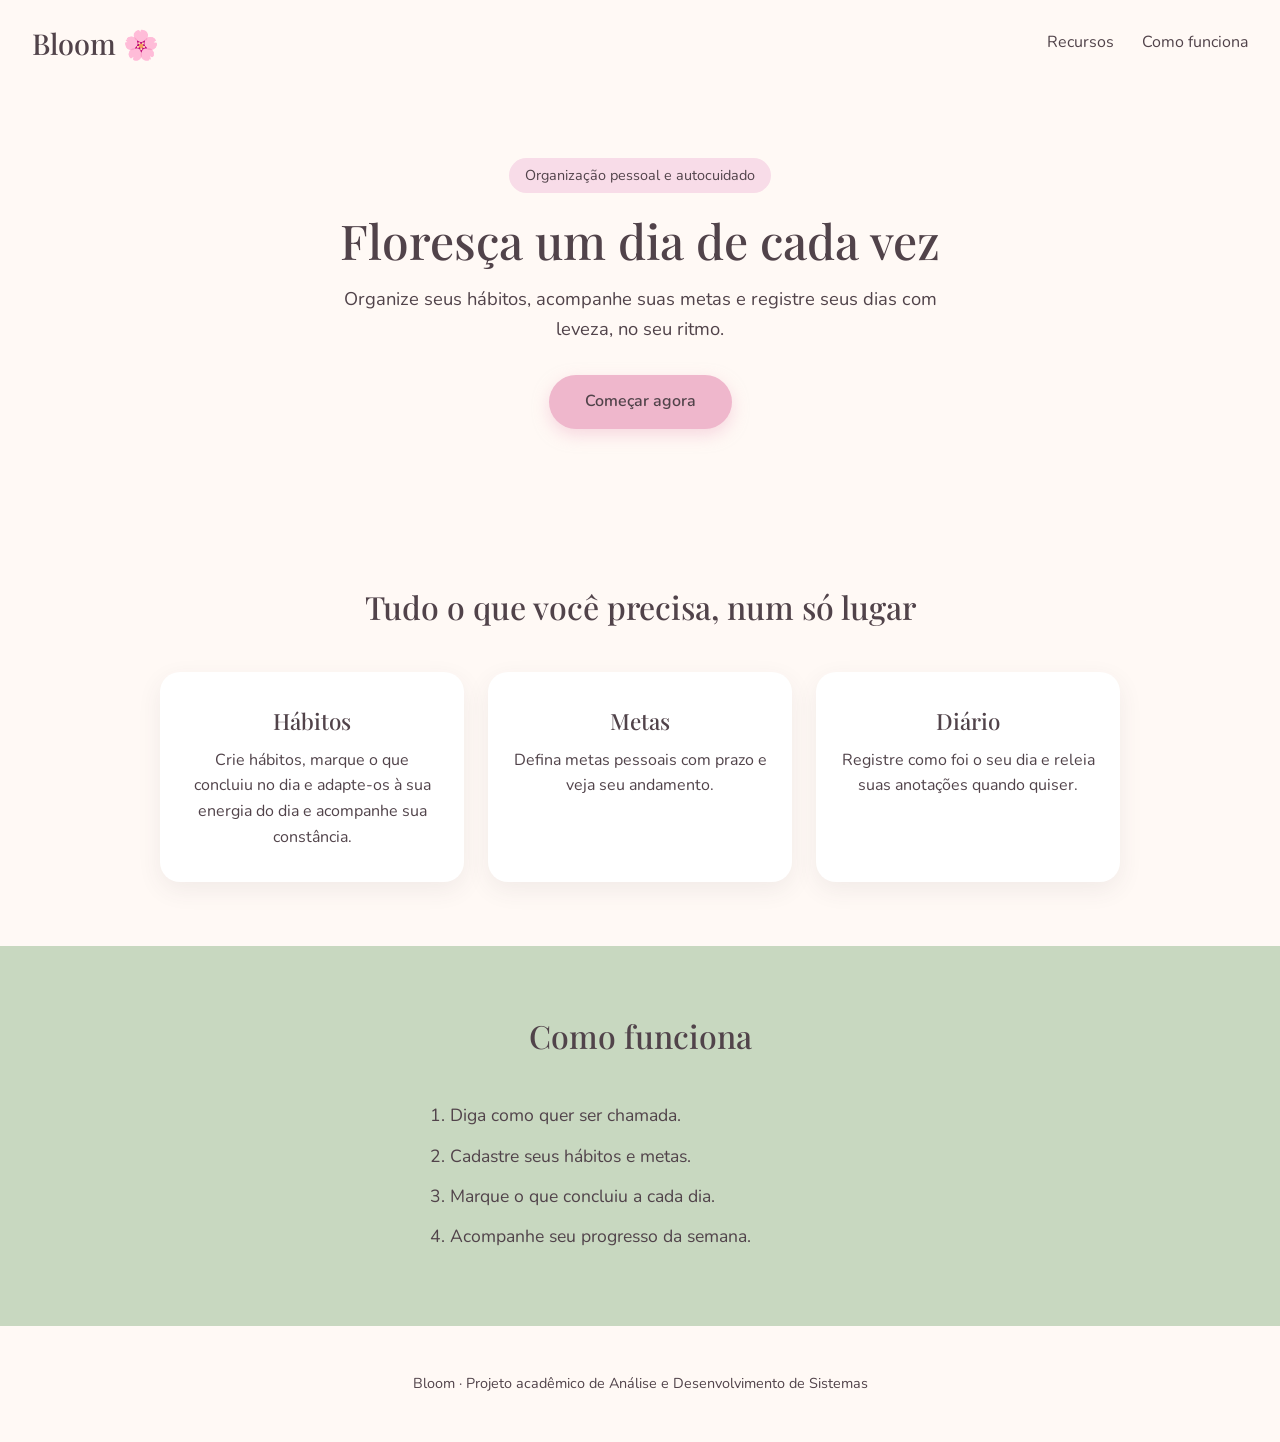
<file: index.html>
<!DOCTYPE html>
<html lang="pt-BR">
<head>
  <meta charset="UTF-8">
  <meta name="viewport" content="width=device-width, initial-scale=1.0">
  <title>Bloom - Floresça um dia de cada vez</title>
  <link rel="preconnect" href="https://fonts.googleapis.com">
  <link href="https://fonts.googleapis.com/css2?family=Playfair+Display:wght@500;600&family=Nunito:wght@400;600&display=swap" rel="stylesheet">
  <link rel="stylesheet" href="css/style.css">
</head>
<body>

  <header class="topo">
    <span class="logo">Bloom 🌸</span>
    <nav class="menu">
      <a href="#recursos">Recursos</a>
      <a href="#como-funciona">Como funciona</a>
    </nav>
  </header>

  <main>
    <section class="hero">
      <p class="hero-etiqueta">Organização pessoal e autocuidado</p>
      <h1>Floresça um dia de cada vez</h1>
      <p class="hero-texto">
        Organize seus hábitos, acompanhe suas metas e registre seus dias
        com leveza, no seu ritmo.
      </p>
      <a class="botao" href="pages/meu-dia.html">Começar agora</a>
    </section>

    <section class="secao" id="recursos">
      <h2>Tudo o que você precisa, num só lugar</h2>
      <div class="cartoes">
        <article class="cartao">
          <h3>Hábitos</h3>
          <p>Crie hábitos, marque o que concluiu no dia e adapte-os à sua energia do dia e acompanhe sua constância.</p>
        </article>
        <article class="cartao">
          <h3>Metas</h3>
          <p>Defina metas pessoais com prazo e veja seu andamento.</p>
        </article>
        <article class="cartao">
          <h3>Diário</h3>
          <p>Registre como foi o seu dia e releia suas anotações quando quiser.</p>
        </article>
      </div>
    </section>

    <section class="secao secao-sage" id="como-funciona">
      <h2>Como funciona</h2>
      <ol class="passos">
        <li>Diga como quer ser chamada.</li>
        <li>Cadastre seus hábitos e metas.</li>
        <li>Marque o que concluiu a cada dia.</li>
        <li>Acompanhe seu progresso da semana.</li>
      </ol>
    </section>
  </main>

  <footer class="rodape">
    <p>Bloom · Projeto acadêmico de Análise e Desenvolvimento de Sistemas</p>
  </footer>

</body>
</html>
</file>
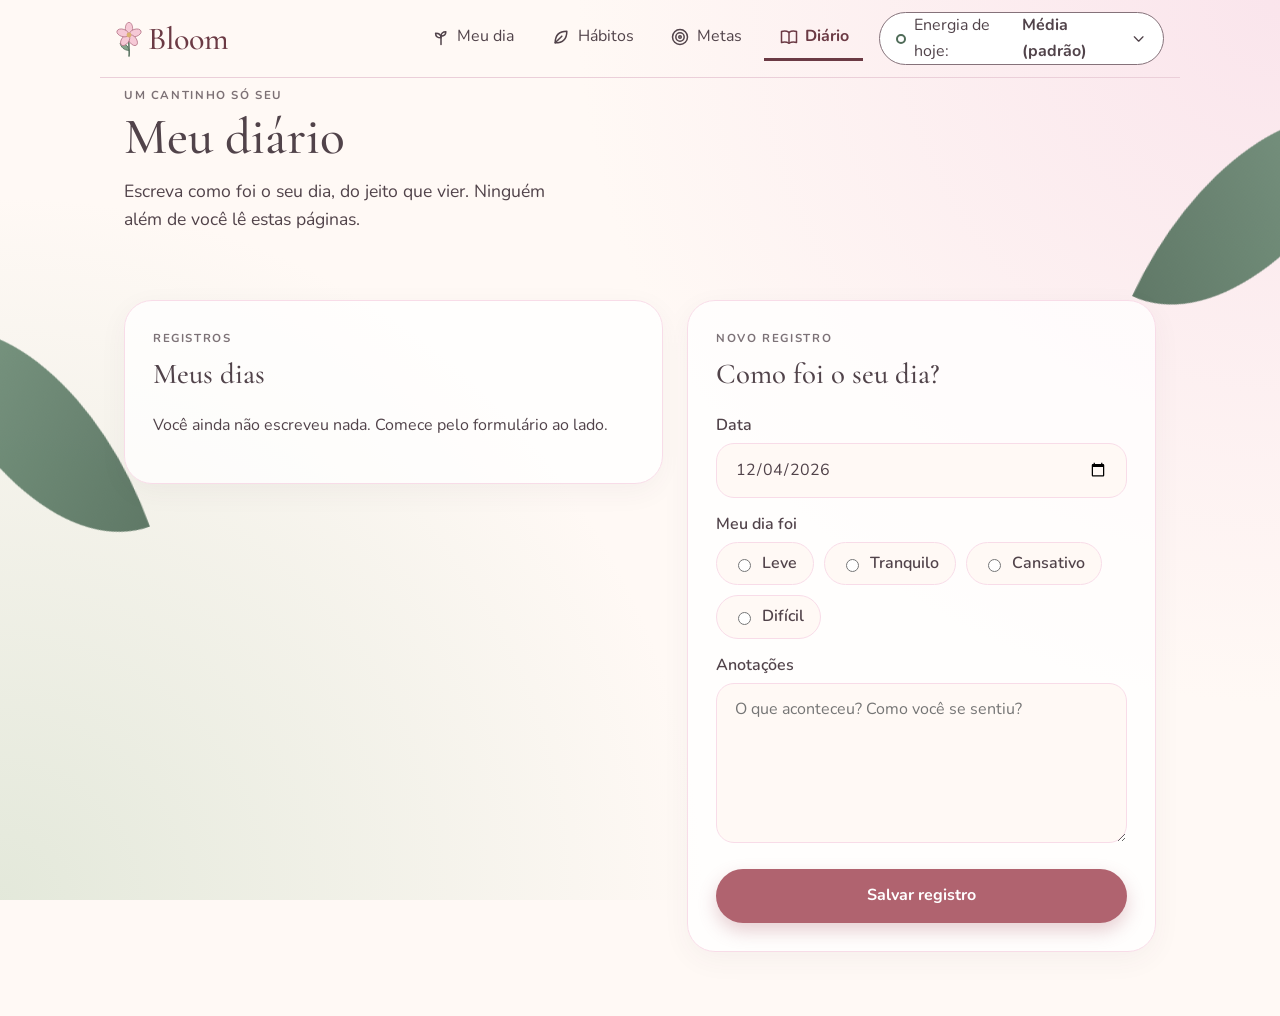
<file: pages/diario.html>
<!DOCTYPE html>
<html lang="pt-BR">
<head>
  <meta charset="UTF-8">
  <meta name="viewport" content="width=device-width, initial-scale=1.0">
  <title>Diário - Bloom</title>
  <link rel="preconnect" href="https://fonts.googleapis.com">
  <link rel="preconnect" href="https://fonts.gstatic.com" crossorigin>
  <link href="https://fonts.googleapis.com/css2?family=Cormorant+Garamond:ital,wght@0,500;0,600;1,500&family=Nunito:wght@400;600;700&display=swap" rel="stylesheet">
  <link rel="stylesheet" href="../css/style.css">
  <link rel="stylesheet" href="../css/app.css">
  <link rel="stylesheet" href="../css/tokens.css">
  <link rel="stylesheet" href="../css/cabecalho.css">
</head>
<body class="pagina-app">
  <header id="cabecalho" data-pagina="diario" data-raiz=".."></header>

  <main class="app">
    <section class="saudacao-bloco">
      <div>
        <p class="rotulo">Um cantinho só seu</p>
        <h1>Meu diário</h1>
        <p class="saudacao-texto">Escreva como foi o seu dia, do jeito que vier. Ninguém além de você lê estas páginas.</p>
      </div>
    </section>

    <p id="mensagem" class="mensagem" role="status"></p>

    <div class="painel">
      <div class="coluna">
        <section class="cartao-app">
          <p class="rotulo">Registros</p>
          <h2>Meus dias</h2>
          <p id="lista-vazia">Você ainda não escreveu nada. Comece pelo formulário ao lado.</p>
          <ul id="lista-diario" class="lista-habitos"></ul>
        </section>
      </div>

      <div class="coluna">
        <form id="form-diario" class="cartao-app">
          <p class="rotulo" id="rotulo-form">Novo registro</p>
          <h2 id="titulo-form">Como foi o seu dia?</h2>
          <label for="campo-data">Data</label>
          <input id="campo-data" type="date">
          <label id="rotulo-humor">Meu dia foi</label>
          <div id="humores" class="humores" role="radiogroup" aria-labelledby="rotulo-humor"></div>
          <label for="campo-texto">Anotações</label>
          <textarea id="campo-texto" class="campo-grande" maxlength="1000" placeholder="O que aconteceu? Como você se sentiu?"></textarea>
          <button id="botao-salvar" class="botao" type="submit">Salvar registro</button>
          <button id="botao-cancelar" class="botao botao-secundario" type="button" hidden>Cancelar edição</button>
        </form>
      </div>
    </div>
  </main>

  <script src="../js/storage.js"></script>
  <script src="../js/dados.js"></script>
  <script src="../js/textos.js"></script>
  <script src="../js/svg.js"></script>
  <script src="../js/cabecalho.js"></script>
  <script src="../js/interface.js"></script>
  <script src="../js/diario.js"></script>
</body>
</html>
</file>
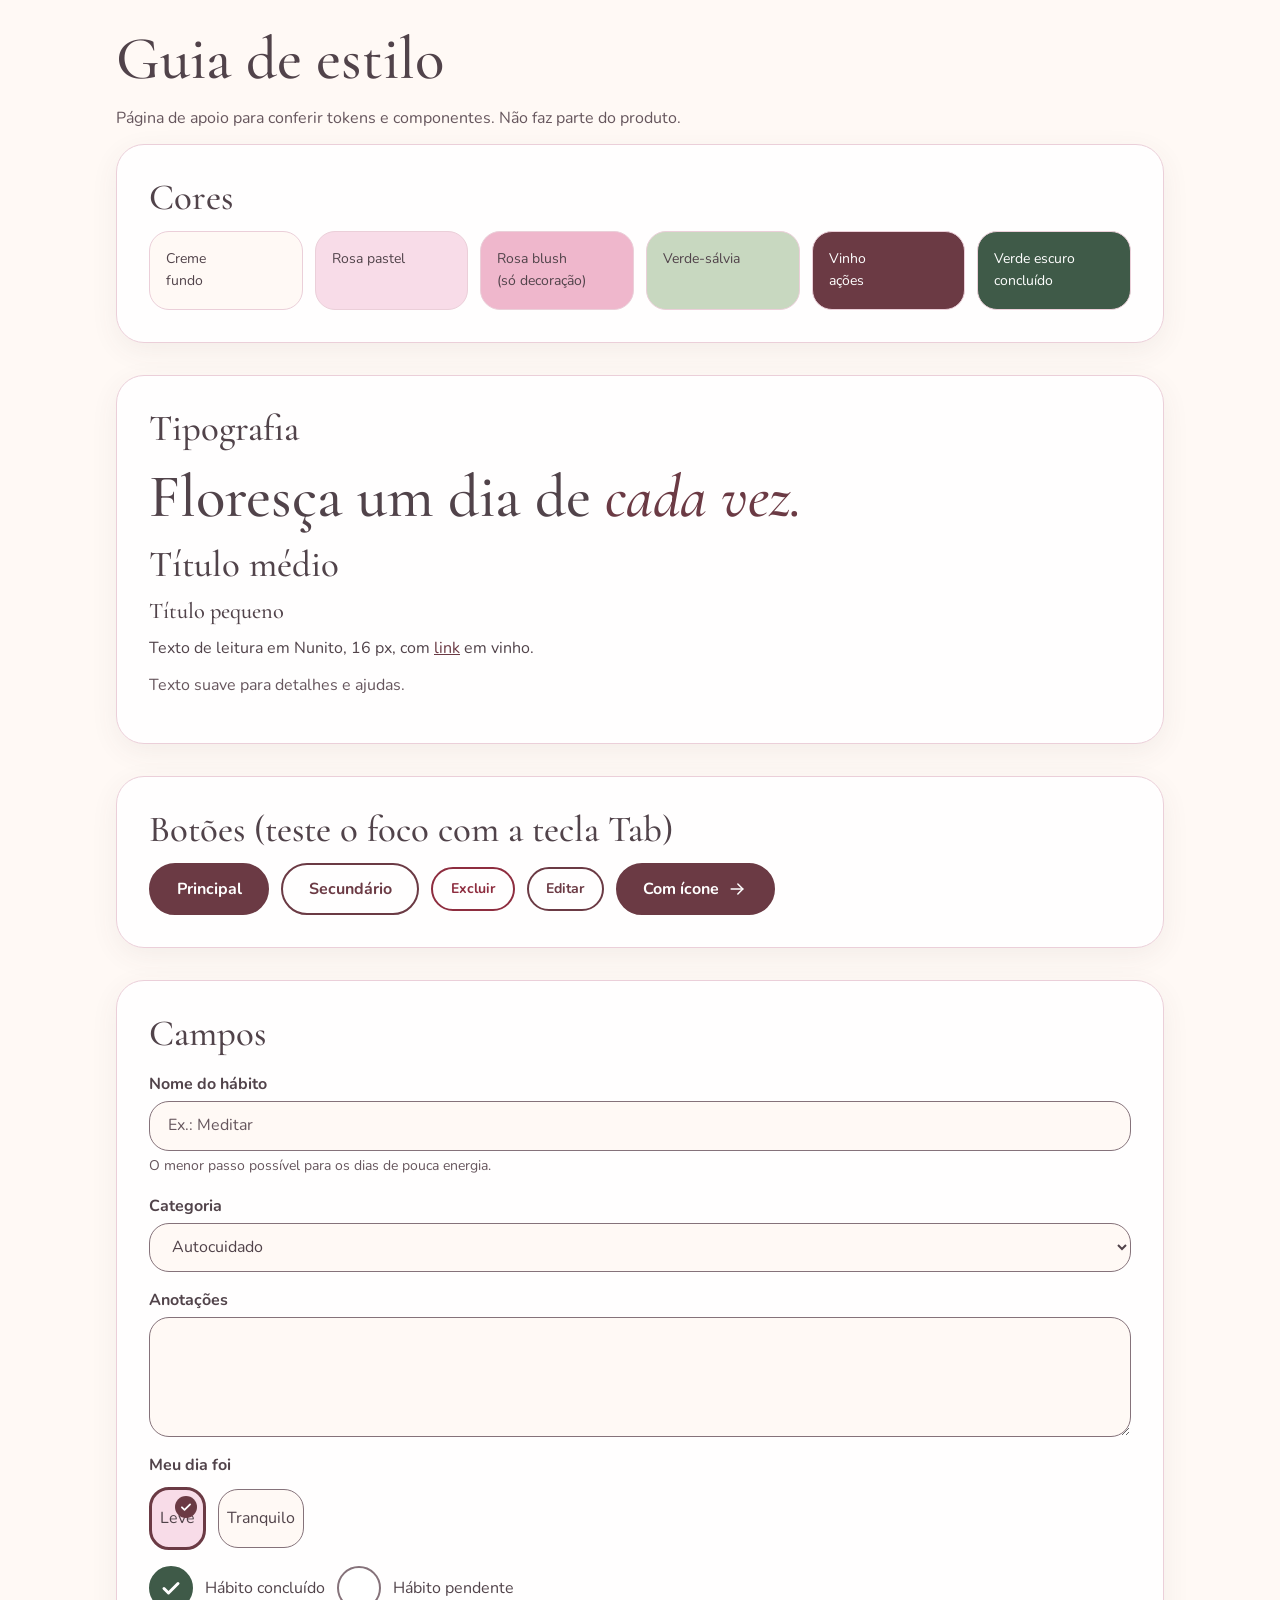
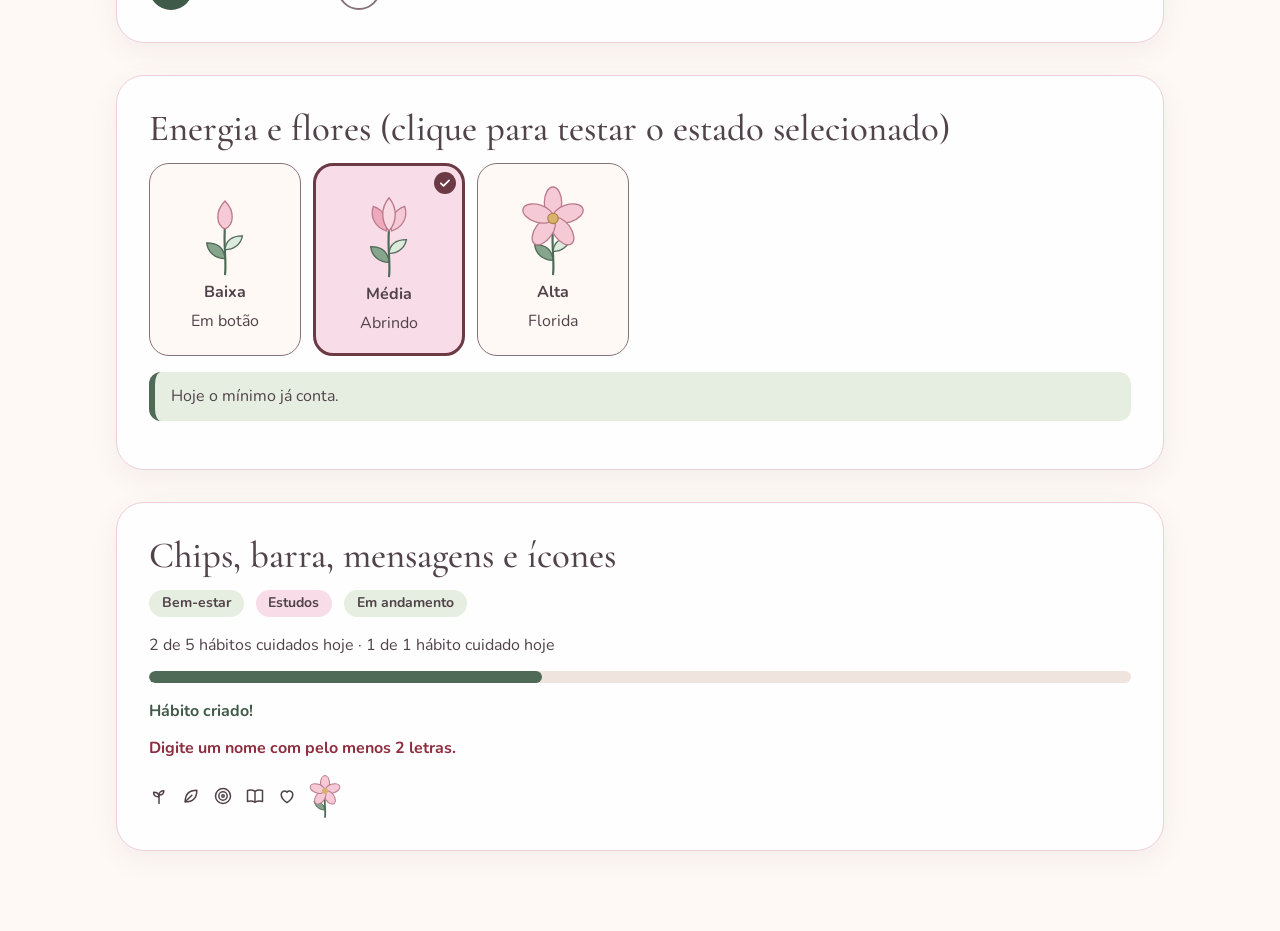
<file: pages/guia-de-estilo.html>
<!DOCTYPE html>
<html lang="pt-BR">
<head>
  <meta charset="UTF-8">
  <meta name="viewport" content="width=device-width, initial-scale=1.0">
  <title>Guia de estilo - Bloom</title>
  <link rel="preconnect" href="https://fonts.googleapis.com">
  <link rel="preconnect" href="https://fonts.gstatic.com" crossorigin>
  <link href="https://fonts.googleapis.com/css2?family=Cormorant+Garamond:ital,wght@0,500;0,600;1,500&family=Nunito:wght@400;600;700&display=swap" rel="stylesheet">
  <link rel="stylesheet" href="../css/tokens.css">
  <link rel="stylesheet" href="../css/componentes.css">
  <style>
    /* Só desta página de apoio ao desenvolvimento. */
    .guia { max-width: var(--largura-conteudo); margin: 0 auto; padding: var(--espaco-5) var(--espaco-4) var(--espaco-8); }
    .guia section { margin-bottom: var(--espaco-6); }
    .linha { display: flex; flex-wrap: wrap; gap: var(--espaco-3); align-items: center; }
    .amostras { display: grid; grid-template-columns: repeat(auto-fit, minmax(150px, 1fr)); gap: var(--espaco-3); }
    .amostra { padding: var(--espaco-4); border: 1px solid var(--cor-borda); border-radius: var(--raio-medio); font-size: var(--texto-pequeno); }
    .trio { display: grid; grid-template-columns: repeat(3, 1fr); gap: var(--espaco-3); max-width: 480px; }
  </style>
</head>
<body>
  <main class="guia">
    <h1>Guia de estilo</h1>
    <p class="texto-suave">Página de apoio para conferir tokens e componentes. Não faz parte do produto.</p>

    <section class="cartao" aria-labelledby="t-cores">
      <h2 id="t-cores">Cores</h2>
      <div class="amostras">
        <div class="amostra" style="background: var(--cor-creme)">Creme<br>fundo</div>
        <div class="amostra" style="background: var(--cor-rosa-pastel)">Rosa pastel</div>
        <div class="amostra" style="background: var(--cor-rosa-blush)">Rosa blush<br>(só decoração)</div>
        <div class="amostra" style="background: var(--cor-sage)">Verde-sálvia</div>
        <div class="amostra" style="background: var(--cor-vinho); color: var(--cor-branco)">Vinho<br>ações</div>
        <div class="amostra" style="background: var(--cor-verde-escuro); color: var(--cor-branco)">Verde escuro<br>concluído</div>
      </div>
    </section>

    <section class="cartao" aria-labelledby="t-tipo">
      <h2 id="t-tipo">Tipografia</h2>
      <h1>Floresça um dia de <em style="color: var(--cor-vinho)">cada vez.</em></h1>
      <h2>Título médio</h2>
      <h3>Título pequeno</h3>
      <p>Texto de leitura em Nunito, 16 px, com <a href="#t-tipo">link</a> em vinho.</p>
      <p class="texto-suave">Texto suave para detalhes e ajudas.</p>
    </section>

    <section class="cartao" aria-labelledby="t-botoes">
      <h2 id="t-botoes">Botões (teste o foco com a tecla Tab)</h2>
      <div class="linha">
        <button type="button" class="botao">Principal</button>
        <button type="button" class="botao botao-secundario">Secundário</button>
        <button type="button" class="botao botao-perigo botao-pequeno">Excluir</button>
        <button type="button" class="botao botao-pequeno botao-secundario">Editar</button>
        <a class="botao" href="#t-botoes">Com ícone
          <svg class="icone" aria-hidden="true"><use href="../assets/icones.svg#icone-seta-direita"></use></svg></a>
      </div>
    </section>

    <section class="cartao" aria-labelledby="t-campos">
      <h2 id="t-campos">Campos</h2>
      <label class="campo-rotulo" for="g-nome">Nome do hábito</label>
      <input class="campo-entrada" id="g-nome" type="text" placeholder="Ex.: Meditar">
      <p class="campo-ajuda">O menor passo possível para os dias de pouca energia.</p>
      <label class="campo-rotulo" for="g-cat">Categoria</label>
      <select class="campo-entrada" id="g-cat"><option>Autocuidado</option><option>Estudos</option></select>
      <label class="campo-rotulo" for="g-txt">Anotações</label>
      <textarea class="campo-entrada" id="g-txt"></textarea>
      <fieldset class="grupo">
        <legend>Meu dia foi</legend>
        <div class="linha">
          <button type="button" class="opcao" aria-pressed="true">Leve</button>
          <button type="button" class="opcao" aria-pressed="false">Tranquilo</button>
        </div>
      </fieldset>
      <div class="linha" style="margin-top: var(--espaco-4)">
        <input class="caixa" id="g-cx1" type="checkbox" checked><label for="g-cx1">Hábito concluído</label>
        <input class="caixa" id="g-cx2" type="checkbox"><label for="g-cx2">Hábito pendente</label>
      </div>
    </section>

    <section class="cartao" aria-labelledby="t-energia">
      <h2 id="t-energia">Energia e flores (clique para testar o estado selecionado)</h2>
      <div class="trio" id="g-energia">
        <button type="button" class="opcao" aria-pressed="false">
          <svg class="ilustracao" width="64" height="96" aria-hidden="true"><use href="../assets/icones.svg#flor-botao"></use></svg>
          <strong data-texto="energia.baixa.nome"></strong><span data-texto="energia.baixa.estagio"></span></button>
        <button type="button" class="opcao" aria-pressed="true">
          <svg class="ilustracao" width="64" height="96" aria-hidden="true"><use href="../assets/icones.svg#flor-abrindo"></use></svg>
          <strong data-texto="energia.média.nome"></strong><span data-texto="energia.média.estagio"></span></button>
        <button type="button" class="opcao" aria-pressed="false">
          <svg class="ilustracao" width="64" height="96" aria-hidden="true"><use href="../assets/icones.svg#flor-florida"></use></svg>
          <strong data-texto="energia.alta.nome"></strong><span data-texto="energia.alta.estagio"></span></button>
      </div>
      <p class="aviso" style="margin-top: var(--espaco-4)" data-texto="energia.baixa.aviso"></p>
    </section>

    <section class="cartao" aria-labelledby="t-outros">
      <h2 id="t-outros">Chips, barra, mensagens e ícones</h2>
      <div class="linha">
        <span class="chip">Bem-estar</span><span class="chip chip-rosa">Estudos</span><span class="chip">Em andamento</span>
      </div>
      <p style="margin-top: var(--espaco-4)" id="g-prog-texto"></p>
      <div class="barra" role="progressbar" aria-valuemin="0" aria-valuemax="100" aria-valuenow="40" aria-labelledby="g-prog-texto">
        <div class="barra-preenchida" style="width: 40%"></div>
      </div>
      <p class="mensagem mensagem-sucesso" style="margin-top: var(--espaco-4)">Hábito criado!</p>
      <p class="mensagem mensagem-erro">Digite um nome com pelo menos 2 letras.</p>
      <div class="linha">
        <svg class="icone" width="24" height="24" aria-hidden="true"><use href="../assets/icones.svg#icone-meu-dia"></use></svg>
        <svg class="icone" width="24" height="24" aria-hidden="true"><use href="../assets/icones.svg#icone-habitos"></use></svg>
        <svg class="icone" width="24" height="24" aria-hidden="true"><use href="../assets/icones.svg#icone-metas"></use></svg>
        <svg class="icone" width="24" height="24" aria-hidden="true"><use href="../assets/icones.svg#icone-diario"></use></svg>
        <svg class="icone" width="24" height="24" aria-hidden="true"><use href="../assets/icones.svg#icone-coracao"></use></svg>
        <svg class="ilustracao" width="32" height="44" aria-hidden="true"><use href="../assets/icones.svg#logo-flor"></use></svg>
      </div>
    </section>
  </main>

  <script src="../js/textos.js"></script>
  <script>
    // Só para testar na página de guia: alterna o estado selecionado e mostra a concordância.
    document.querySelectorAll('.opcao').forEach(function (botao) {
      botao.addEventListener('click', function () {
        botao.parentElement.querySelectorAll('.opcao').forEach(function (irma) {
          irma.setAttribute('aria-pressed', String(irma === botao));
        });
      });
    });
    document.getElementById('g-prog-texto').textContent =
      textoHabitosCuidados(2, 5) + ' · ' + textoHabitosCuidados(1, 1);
  </script>
</body>
</html>
</file>
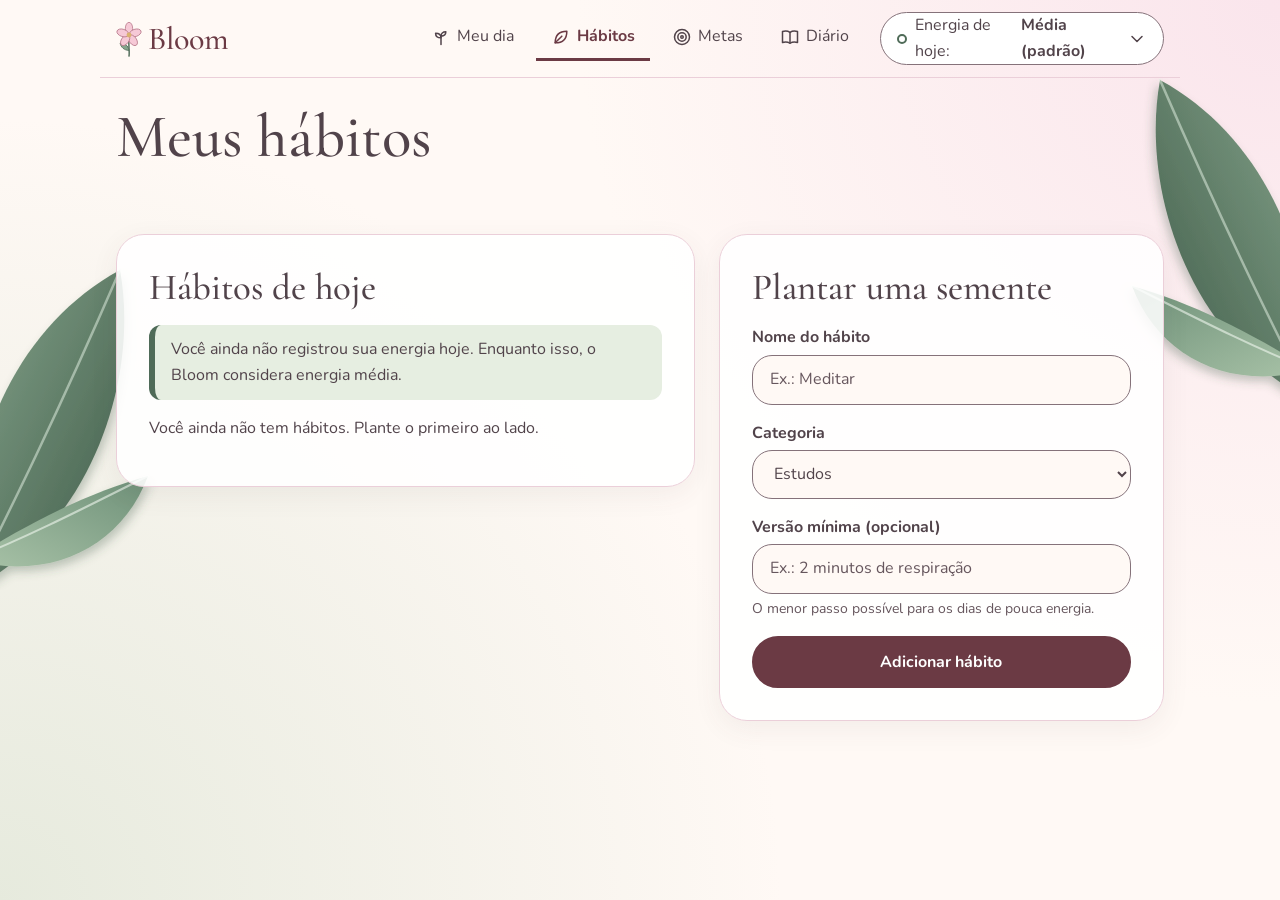
<file: pages/habitos.html>
<!DOCTYPE html>
<html lang="pt-BR">
<head>
  <meta charset="UTF-8">
  <meta name="viewport" content="width=device-width, initial-scale=1.0">
  <title>Meus hábitos - Bloom</title>
  <link rel="preconnect" href="https://fonts.googleapis.com">
  <link rel="preconnect" href="https://fonts.gstatic.com" crossorigin>
  <link href="https://fonts.googleapis.com/css2?family=Cormorant+Garamond:ital,wght@0,500;0,600;1,500&family=Nunito:wght@400;600;700&display=swap" rel="stylesheet">
  <link rel="stylesheet" href="../css/tokens.css">
  <link rel="stylesheet" href="../css/componentes.css">
  <link rel="stylesheet" href="../css/cabecalho.css">
  <link rel="stylesheet" href="../css/paginas.css">
</head>
<body class="pagina">
  <header id="cabecalho" data-pagina="habitos" data-raiz=".."></header>

  <main class="conteudo">
    <section class="saudacao">
      <h1>Meus hábitos</h1>
      <p id="contagem" class="texto-suave"></p>
    </section>

    <p id="mensagem" class="mensagem" role="status"></p>

    <div class="grade-duas">
      <div class="coluna">
        <section class="cartao" aria-labelledby="titulo-lista">
          <h2 id="titulo-lista">Hábitos de hoje</h2>
          <p id="energia-aviso" class="aviso"></p>
          <p id="lista-vazia">Você ainda não tem hábitos. Plante o primeiro ao lado.</p>
          <ul id="lista-habitos" class="lista-checklist"></ul>
        </section>
      </div>

      <div class="coluna">
        <form id="form-habito" class="cartao" novalidate>
          <h2 id="titulo-form">Plantar uma semente</h2>
          <label class="campo-rotulo" for="campo-habito">Nome do hábito</label>
          <input class="campo-entrada" id="campo-habito" type="text" maxlength="60" placeholder="Ex.: Meditar">
          <label class="campo-rotulo" for="campo-categoria">Categoria</label>
          <select class="campo-entrada" id="campo-categoria"></select>
          <label class="campo-rotulo" for="campo-minima">Versão mínima (opcional)</label>
          <input class="campo-entrada" id="campo-minima" type="text" maxlength="60" placeholder="Ex.: 2 minutos de respiração" aria-describedby="ajuda-minima">
          <p id="ajuda-minima" class="campo-ajuda">O menor passo possível para os dias de pouca energia.</p>
          <button id="botao-salvar" class="botao botao-bloco" type="submit" style="margin-top: var(--espaco-4)">Adicionar hábito</button>
          <button id="botao-cancelar" class="botao botao-secundario botao-bloco" type="button" style="margin-top: var(--espaco-2)" hidden>Cancelar edição</button>
        </form>
      </div>
    </div>
  </main>

  <script src="../js/storage.js"></script>
  <script src="../js/dados.js"></script>
  <script src="../js/textos.js"></script>
  <script src="../js/svg.js"></script>
  <script src="../js/cabecalho.js"></script>
  <script src="../js/interface.js"></script>
  <script src="../js/lista-habitos.js"></script>
  <script src="../js/habitos.js"></script>
</body>
</html>
</file>
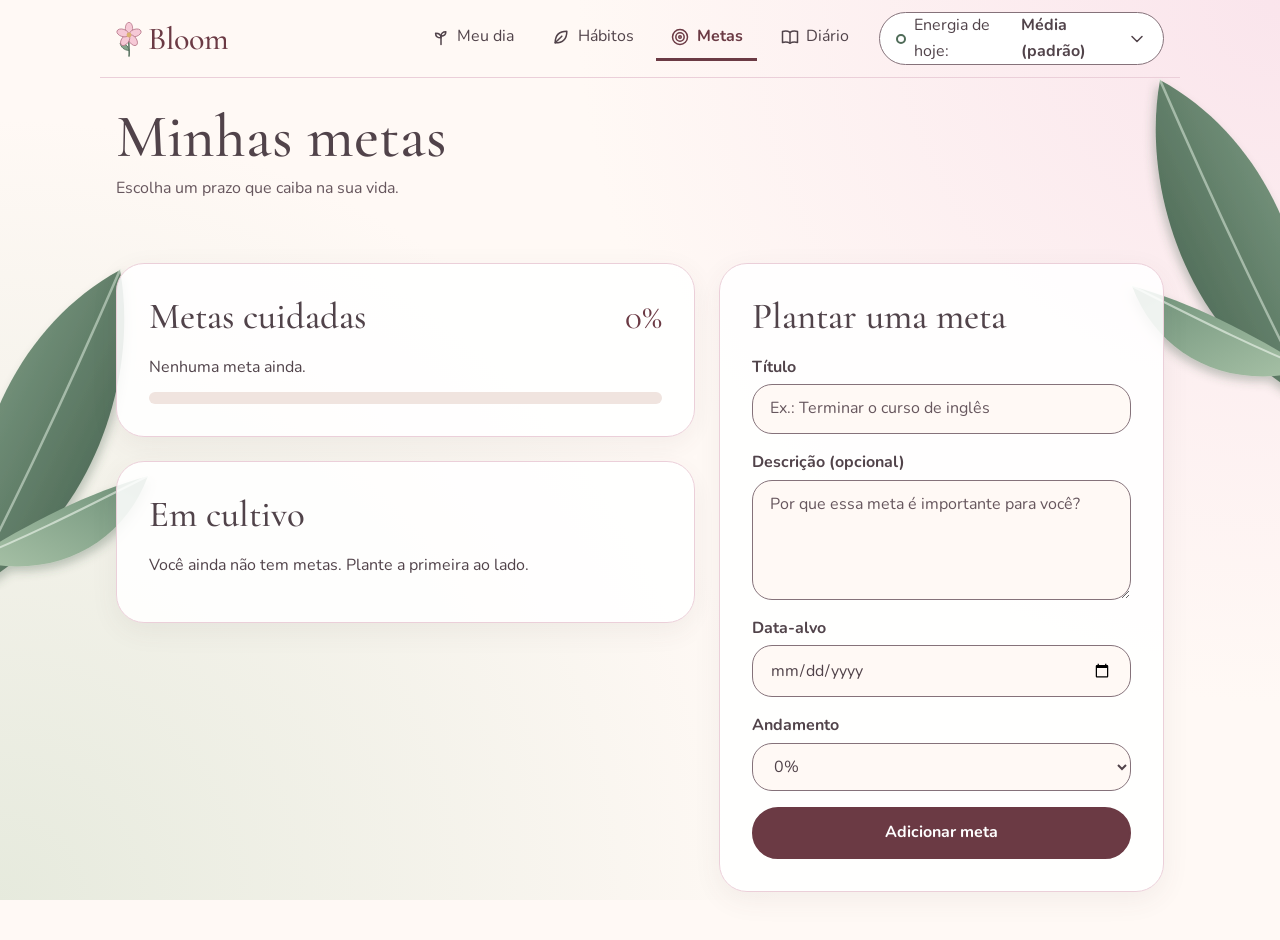
<file: pages/metas.html>
<!DOCTYPE html>
<html lang="pt-BR">
<head>
  <meta charset="UTF-8">
  <meta name="viewport" content="width=device-width, initial-scale=1.0">
  <title>Metas - Bloom</title>
  <link rel="preconnect" href="https://fonts.googleapis.com">
  <link rel="preconnect" href="https://fonts.gstatic.com" crossorigin>
  <link href="https://fonts.googleapis.com/css2?family=Cormorant+Garamond:ital,wght@0,500;0,600;1,500&family=Nunito:wght@400;600;700&display=swap" rel="stylesheet">
  <link rel="stylesheet" href="../css/tokens.css">
  <link rel="stylesheet" href="../css/componentes.css">
  <link rel="stylesheet" href="../css/cabecalho.css">
  <link rel="stylesheet" href="../css/paginas.css">
</head>
<body class="pagina">
  <header id="cabecalho" data-pagina="metas" data-raiz=".."></header>

  <main class="conteudo">
    <section class="saudacao">
      <h1>Minhas metas</h1>
      <p class="texto-suave">Escolha um prazo que caiba na sua vida.</p>
    </section>

    <p id="mensagem" class="mensagem" role="status"></p>

    <div class="grade-duas">
      <div class="coluna">
        <section class="cartao" aria-labelledby="titulo-resumo">
          <div class="cartao-topo">
            <h2 id="titulo-resumo">Metas cuidadas</h2>
            <p id="resumo-percentual" class="percentual-grande">0%</p>
          </div>
          <p id="resumo-texto"></p>
          <div id="resumo-barra" class="barra" role="progressbar" aria-valuemin="0" aria-valuemax="100" aria-valuenow="0" aria-labelledby="resumo-texto">
            <div id="resumo-preenchido" class="barra-preenchida"></div>
          </div>
        </section>

        <section class="cartao" aria-labelledby="titulo-lista">
          <h2 id="titulo-lista">Em cultivo</h2>
          <p id="lista-vazia">Você ainda não tem metas. Plante a primeira ao lado.</p>
          <ul id="lista-metas" class="lista-checklist"></ul>
        </section>
      </div>

      <div class="coluna">
        <form id="form-meta" class="cartao" novalidate>
          <h2 id="titulo-form">Plantar uma meta</h2>
          <label class="campo-rotulo" for="campo-titulo">Título</label>
          <input class="campo-entrada" id="campo-titulo" type="text" maxlength="60" placeholder="Ex.: Terminar o curso de inglês">
          <label class="campo-rotulo" for="campo-descricao">Descrição (opcional)</label>
          <textarea class="campo-entrada" id="campo-descricao" maxlength="200" placeholder="Por que essa meta é importante para você?"></textarea>
          <label class="campo-rotulo" for="campo-prazo">Data-alvo</label>
          <input class="campo-entrada" id="campo-prazo" type="date">
          <label class="campo-rotulo" for="campo-andamento">Andamento</label>
          <select class="campo-entrada" id="campo-andamento"></select>
          <button id="botao-salvar" class="botao botao-bloco" type="submit" style="margin-top: var(--espaco-4)">Adicionar meta</button>
          <button id="botao-cancelar" class="botao botao-secundario botao-bloco" type="button" style="margin-top: var(--espaco-2)" hidden>Cancelar edição</button>
        </form>
      </div>
    </div>
  </main>

  <script src="../js/storage.js"></script>
  <script src="../js/dados.js"></script>
  <script src="../js/textos.js"></script>
  <script src="../js/svg.js"></script>
  <script src="../js/cabecalho.js"></script>
  <script src="../js/interface.js"></script>
  <script src="../js/lista-habitos.js"></script>
  <script src="../js/metas.js"></script>
</body>
</html>
</file>
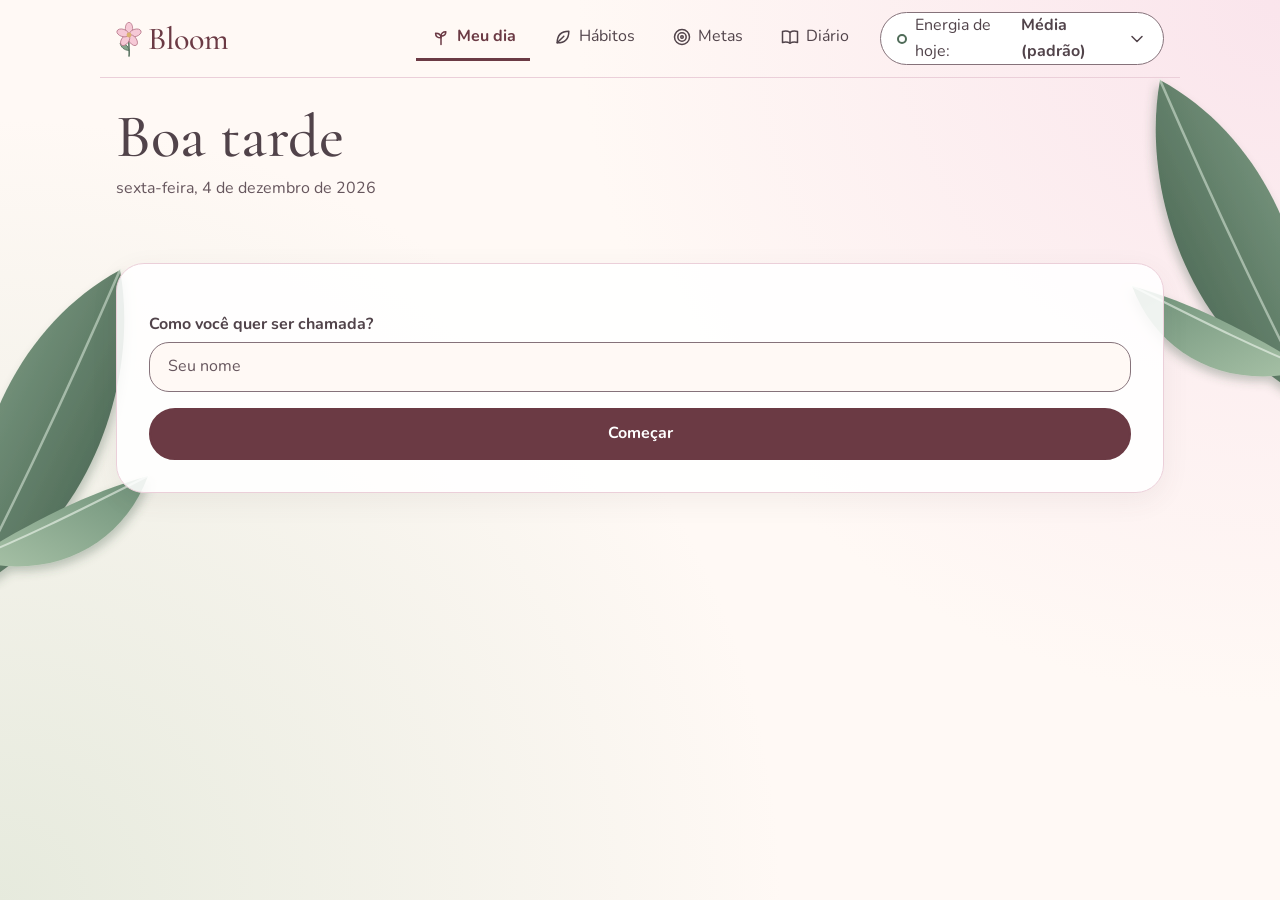
<file: pages/meu-dia.html>
<!DOCTYPE html>
<html lang="pt-BR">
<head>
  <meta charset="UTF-8">
  <meta name="viewport" content="width=device-width, initial-scale=1.0">
  <title>Meu dia - Bloom</title>
  <link rel="preconnect" href="https://fonts.googleapis.com">
  <link rel="preconnect" href="https://fonts.gstatic.com" crossorigin>
  <link href="https://fonts.googleapis.com/css2?family=Cormorant+Garamond:ital,wght@0,500;0,600;1,500&family=Nunito:wght@400;600;700&display=swap" rel="stylesheet">
  <link rel="stylesheet" href="../css/tokens.css">
  <link rel="stylesheet" href="../css/componentes.css">
  <link rel="stylesheet" href="../css/cabecalho.css">
  <link rel="stylesheet" href="../css/paginas.css">
</head>
<body class="pagina">
  <header id="cabecalho" data-pagina="meu-dia" data-raiz=".."></header>

  <main class="conteudo">
    <section class="saudacao">
      <h1 id="saudacao" data-texto="tratamento.boasVindas"></h1>
      <p id="data-hoje" class="texto-suave"></p>
    </section>

    <p id="mensagem" class="mensagem" role="status"></p>

    <form id="form-nome" class="cartao" hidden>
      <label class="campo-rotulo" for="campo-nome" data-texto="tratamento.perguntaNome"></label>
      <input class="campo-entrada" id="campo-nome" type="text" maxlength="30" autocomplete="given-name" placeholder="Seu nome">
      <button class="botao botao-bloco" type="submit" style="margin-top: var(--espaco-4)">Começar</button>
    </form>

    <div id="painel" class="meu-dia-grade" hidden>
      <div class="coluna">
        <section class="cartao" aria-labelledby="titulo-energia">
          <h2 id="titulo-energia">Como está sua energia hoje?</h2>
          <div class="energia-opcoes">
            <button type="button" class="opcao" data-nivel="baixa" aria-pressed="false">
              <svg class="ilustracao" width="64" height="96" aria-hidden="true"><use href="../assets/icones.svg#flor-botao"></use></svg>
              <strong data-texto="energia.baixa.nome"></strong><span data-texto="energia.baixa.estagio"></span>
            </button>
            <button type="button" class="opcao" data-nivel="média" aria-pressed="false">
              <svg class="ilustracao" width="64" height="96" aria-hidden="true"><use href="../assets/icones.svg#flor-abrindo"></use></svg>
              <strong data-texto="energia.média.nome"></strong><span data-texto="energia.média.estagio"></span>
            </button>
            <button type="button" class="opcao" data-nivel="alta" aria-pressed="false">
              <svg class="ilustracao" width="64" height="96" aria-hidden="true"><use href="../assets/icones.svg#flor-florida"></use></svg>
              <strong data-texto="energia.alta.nome"></strong><span data-texto="energia.alta.estagio"></span>
            </button>
          </div>
          <p id="energia-aviso" class="aviso" style="margin-bottom: 0"></p>
        </section>

        <section class="cartao" aria-labelledby="titulo-habitos">
          <div class="cartao-topo">
            <h2 id="titulo-habitos">Seus hábitos de hoje</h2>
            <a href="habitos.html">Ver todos</a>
          </div>
          <p id="lista-vazia">Você ainda não tem hábitos. <a href="habitos.html">Plante o primeiro</a>.</p>
          <ul id="lista-habitos" class="lista-checklist"></ul>
        </section>
      </div>

      <div class="coluna">
        <section class="cartao" aria-labelledby="titulo-jardim">
          <div class="cartao-topo">
            <h2 id="titulo-jardim">Seu jardim</h2>
            <p id="jardim-percentual" class="jardim-percentual">0%</p>
          </div>
          <p id="jardim-texto"></p>
          <div id="jardim-barra" class="barra" role="progressbar" aria-valuemin="0" aria-valuemax="100" aria-valuenow="0" aria-labelledby="jardim-texto">
            <div id="jardim-preenchido" class="barra-preenchida"></div>
          </div>
          <ul id="jardim" class="jardim-lista"></ul>
        </section>
      </div>
    </div>
  </main>

  <script src="../js/storage.js"></script>
  <script src="../js/dados.js"></script>
  <script src="../js/textos.js"></script>
  <script src="../js/svg.js"></script>
  <script src="../js/cabecalho.js"></script>
  <script src="../js/interface.js"></script>
  <script src="../js/lista-habitos.js"></script>
  <script src="../js/meu-dia.js"></script>
</body>
</html>
</file>
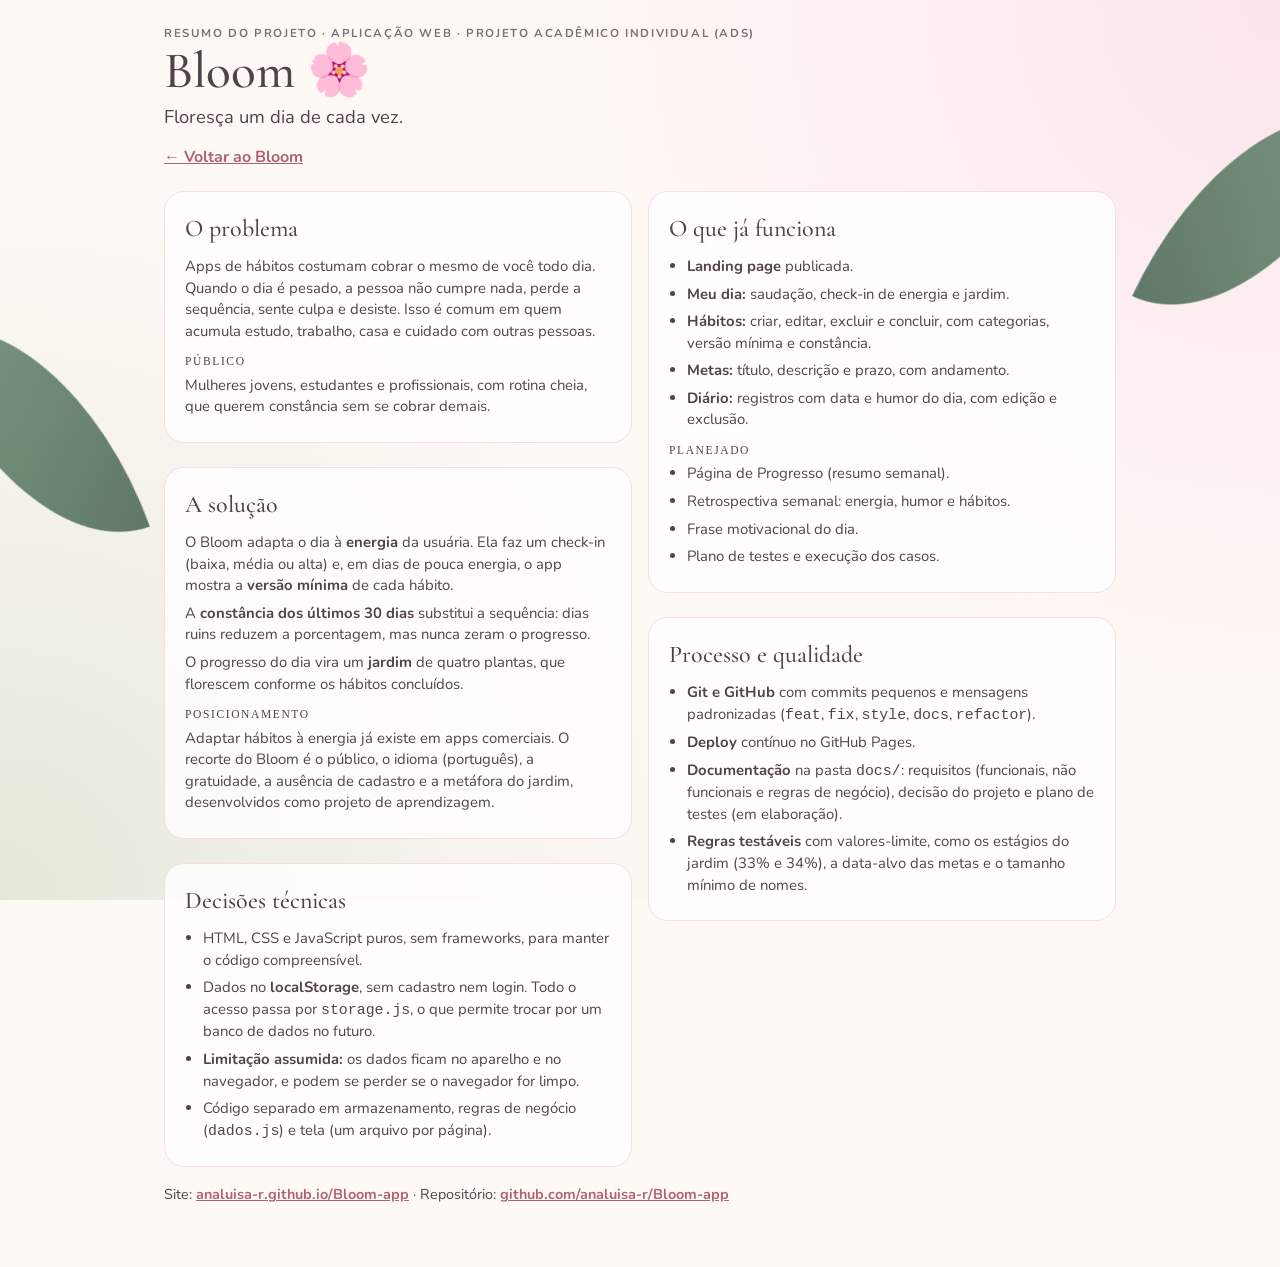
<file: pages/resumo.html>
<!DOCTYPE html>
<html lang="pt-BR">
<head>
  <meta charset="UTF-8">
  <meta name="viewport" content="width=device-width, initial-scale=1.0">
  <title>Resumo do projeto - Bloom</title>
  <link rel="preconnect" href="https://fonts.googleapis.com">
  <link rel="preconnect" href="https://fonts.gstatic.com" crossorigin>
  <link href="https://fonts.googleapis.com/css2?family=Cormorant+Garamond:ital,wght@0,500;0,600;1,500&family=Nunito:wght@400;600;700&display=swap" rel="stylesheet">
  <link rel="stylesheet" href="../css/style.css">
  <link rel="stylesheet" href="../css/app.css">
  <style>
    /* Estilos exclusivos desta página de resumo (feita para caber em uma folha A4). */
    .resumo { max-width: 1000px; margin: 0 auto; padding: 24px 24px 48px; }
    .resumo-cabecalho { margin-bottom: 20px; }
    .resumo-cabecalho h1 { margin: 4px 0 0; font-size: 3.2rem; line-height: 1; }
    .resumo-slogan { margin: 4px 0 0; font-size: 1.15rem; }
    .resumo-grade { display: grid; grid-template-columns: 1fr 1fr; gap: 16px; }
    .resumo-bloco { padding: 18px 20px; background: rgba(255, 255, 255, 0.8); border: 1px solid var(--rosa-pastel); border-radius: 20px; }
    .resumo-bloco h2 { margin: 0 0 8px; font-size: 1.5rem; }
    .resumo-bloco p, .resumo-bloco li { margin: 0 0 6px; font-size: 0.93rem; line-height: 1.45; }
    .resumo-bloco ul { margin: 0; padding-left: 18px; }
    .resumo-bloco h3 { margin: 10px 0 4px; font-size: 0.72rem; letter-spacing: 0.14em; text-transform: uppercase; }
    .resumo-pronto { margin-bottom: 8px; }
    .resumo-rodape { margin-top: 16px; font-size: 0.9rem; }
    .resumo-rodape a { color: var(--rosa-antigo); font-weight: 700; }
    .sem-impressao { display: inline-block; margin-top: 14px; color: var(--rosa-antigo); font-weight: 700; }

    @media (max-width: 800px) { .resumo-grade { grid-template-columns: 1fr; } }

    @media print {
      @page { size: A4; margin: 10mm; }
      body.pagina-app { background: #fff; font-size: 10pt; }
      .pagina-app::before, .pagina-app::after, .sem-impressao { display: none; }
      .resumo { max-width: none; padding: 0; }
      .resumo-cabecalho h1 { font-size: 2.4rem; }
      .resumo-grade { gap: 10px; }
      .resumo-bloco { padding: 10px 14px; border-radius: 12px; box-shadow: none; break-inside: avoid; }
      .resumo-bloco h2 { font-size: 1.2rem; margin-bottom: 4px; }
      .resumo-bloco p, .resumo-bloco li { font-size: 0.82rem; line-height: 1.35; margin-bottom: 3px; }
    }
  </style>
</head>
<body class="pagina-app">
  <main class="resumo">
    <header class="resumo-cabecalho">
      <p class="rotulo">Resumo do projeto · Aplicação web · Projeto acadêmico individual (ADS)</p>
      <h1>Bloom 🌸</h1>
      <p class="resumo-slogan">Floresça um dia de cada vez.</p>
      <a class="sem-impressao" href="../index.html">← Voltar ao Bloom</a>
    </header>

    <div class="resumo-grade">
      <div class="coluna">
        <section class="resumo-bloco">
          <h2>O problema</h2>
          <p>Apps de hábitos costumam cobrar o mesmo de você todo dia. Quando o dia é pesado, a pessoa não cumpre nada, perde a sequência, sente culpa e desiste. Isso é comum em quem acumula estudo, trabalho, casa e cuidado com outras pessoas.</p>
          <h3>Público</h3>
          <p>Mulheres jovens, estudantes e profissionais, com rotina cheia, que querem constância sem se cobrar demais.</p>
        </section>

        <section class="resumo-bloco">
          <h2>A solução</h2>
          <p>O Bloom adapta o dia à <strong>energia</strong> da usuária. Ela faz um check-in (baixa, média ou alta) e, em dias de pouca energia, o app mostra a <strong>versão mínima</strong> de cada hábito.</p>
          <p>A <strong>constância dos últimos 30 dias</strong> substitui a sequência: dias ruins reduzem a porcentagem, mas nunca zeram o progresso.</p>
          <p>O progresso do dia vira um <strong>jardim</strong> de quatro plantas, que florescem conforme os hábitos concluídos.</p>
          <h3>Posicionamento</h3>
          <p>Adaptar hábitos à energia já existe em apps comerciais. O recorte do Bloom é o público, o idioma (português), a gratuidade, a ausência de cadastro e a metáfora do jardim, desenvolvidos como projeto de aprendizagem.</p>
        </section>

        <section class="resumo-bloco">
          <h2>Decisões técnicas</h2>
          <ul>
            <li>HTML, CSS e JavaScript puros, sem frameworks, para manter o código compreensível.</li>
            <li>Dados no <strong>localStorage</strong>, sem cadastro nem login. Todo o acesso passa por <code>storage.js</code>, o que permite trocar por um banco de dados no futuro.</li>
            <li><strong>Limitação assumida:</strong> os dados ficam no aparelho e no navegador, e podem se perder se o navegador for limpo.</li>
            <li>Código separado em armazenamento, regras de negócio (<code>dados.js</code>) e tela (um arquivo por página).</li>
          </ul>
        </section>
      </div>

      <div class="coluna">
        <section class="resumo-bloco">
          <h2>O que já funciona</h2>
          <ul class="resumo-pronto">
            <li><strong>Landing page</strong> publicada.</li>
            <li><strong>Meu dia:</strong> saudação, check-in de energia e jardim.</li>
            <li><strong>Hábitos:</strong> criar, editar, excluir e concluir, com categorias, versão mínima e constância.</li>
            <li><strong>Metas:</strong> título, descrição e prazo, com andamento.</li>
            <li><strong>Diário:</strong> registros com data e humor do dia, com edição e exclusão.</li>
          </ul>
          <h3>Planejado</h3>
          <ul>
            <li>Página de Progresso (resumo semanal).</li>
            <li>Retrospectiva semanal: energia, humor e hábitos.</li>
            <li>Frase motivacional do dia.</li>
            <li>Plano de testes e execução dos casos.</li>
          </ul>
        </section>

        <section class="resumo-bloco">
          <h2>Processo e qualidade</h2>
          <ul>
            <li><strong>Git e GitHub</strong> com commits pequenos e mensagens padronizadas (<code>feat</code>, <code>fix</code>, <code>style</code>, <code>docs</code>, <code>refactor</code>).</li>
            <li><strong>Deploy</strong> contínuo no GitHub Pages.</li>
            <li><strong>Documentação</strong> na pasta <code>docs/</code>: requisitos (funcionais, não funcionais e regras de negócio), decisão do projeto e plano de testes (em elaboração).</li>
            <li><strong>Regras testáveis</strong> com valores-limite, como os estágios do jardim (33% e 34%), a data-alvo das metas e o tamanho mínimo de nomes.</li>
          </ul>
        </section>
      </div>
    </div>

    <p class="resumo-rodape">
      Site: <a href="https://analuisa-r.github.io/Bloom-app/">analuisa-r.github.io/Bloom-app</a> ·
      Repositório: <a href="https://github.com/analuisa-r/Bloom-app">github.com/analuisa-r/Bloom-app</a>
    </p>
  </main>
</body>
</html>
</file>
<file: css/style.css>
:root {
  --rosa-pastel: #F8DCE8;
  --rosa-blush: #EFB7CC;
  --creme: #FFF9F5;
  --branco: #FFFFFF;
  --verde-sage: #C8D8C0;
  --texto: #51434A;
}

* {
  box-sizing: border-box;
}

body {
  margin: 0;
  background-color: var(--creme);
  color: var(--texto);
  font-family: 'Nunito', Georgia, sans-serif;
  line-height: 1.6;
}

h1, h2, h3, .logo {
  font-family: 'Playfair Display', Georgia, serif;
  font-weight: 500;
}

/* Topo */
.topo {
  display: flex;
  justify-content: space-between;
  align-items: center;
  padding: 20px 32px;
}

.logo {
  font-size: 1.8rem;
  color: var(--texto);
}

.menu a {
  margin-left: 24px;
  color: var(--texto);
  text-decoration: none;
}

.menu a:hover {
  color: var(--rosa-blush);
}

/* Início da página */
.hero {
  max-width: 680px;
  margin: 0 auto;
  padding: 72px 24px 88px;
  text-align: center;
}

.hero-etiqueta {
  display: inline-block;
  margin: 0 0 20px;
  padding: 6px 16px;
  background-color: var(--rosa-pastel);
  border-radius: 999px;
  font-size: 0.9rem;
}

.hero h1 {
  margin: 0 0 16px;
  font-size: 3rem;
  line-height: 1.15;
}

.hero-texto {
  margin: 0 0 32px;
  font-size: 1.15rem;
}

/* Botão */
.botao {
  display: inline-block;
  padding: 14px 36px;
  background-color: var(--rosa-blush);
  color: var(--texto);
  text-decoration: none;
  font-weight: 600;
  border-radius: 999px;
  box-shadow: 0 6px 16px rgba(239, 183, 204, 0.5);
  transition: transform 0.2s ease;
}

.botao:hover {
  transform: translateY(-2px);
}

/* Seções */
.secao {
  padding: 64px 24px;
  text-align: center;
}

.secao h2 {
  margin: 0 0 40px;
  font-size: 2rem;
}

.secao-sage {
  background-color: var(--verde-sage);
}

/* Cartões */
.cartoes {
  display: grid;
  grid-template-columns: repeat(auto-fit, minmax(240px, 1fr));
  gap: 24px;
  max-width: 960px;
  margin: 0 auto;
}

.cartao {
  padding: 32px 24px;
  background-color: var(--branco);
  border-radius: 20px;
  box-shadow: 0 8px 24px rgba(81, 67, 74, 0.08);
}

.cartao h3 {
  margin: 0 0 8px;
  font-size: 1.4rem;
}

.cartao p {
  margin: 0;
}

/* Lista de passos */
.passos {
  max-width: 420px;
  margin: 0 auto;
  padding: 0;
  text-align: left;
  list-style-position: inside;
  font-size: 1.1rem;
}

.passos li {
  margin-bottom: 12px;
}

/* Rodapé */
.rodape {
  padding: 32px 24px;
  text-align: center;
  font-size: 0.9rem;
}

/* Celular */
@media (max-width: 600px) {
  .topo {
    padding: 16px;
  }

  .hero h1 {
    font-size: 2.2rem;
  }
}
</file>
<file: css/app.css>
/* app.css - estilos das páginas internas (usa as cores definidas em style.css) */

:root {
  --rosa-antigo: #B0636F;
  --raio-cartao: 28px;
}

/* ---------- Base das páginas internas ---------- */
.pagina-app {
  background:
    radial-gradient(circle at 100% 0%, rgba(248, 220, 232, 0.7), transparent 45%),
    radial-gradient(circle at 0% 100%, rgba(200, 216, 192, 0.5), transparent 45%),
    var(--creme);
  background-attachment: fixed;
}

.pagina-app h1, .pagina-app h2, .pagina-app .logo {
  font-family: 'Cormorant Garamond', Georgia, serif;
  font-weight: 500;
}

.topo-pagina {
  padding: 8px 18px;
  font-size: 0.9rem;
  background: var(--branco);
  border: 1px solid var(--rosa-pastel);
  border-radius: 999px;
}

.rotulo {
  margin: 0 0 4px;
  font-size: 0.72rem;
  font-weight: 700;
  letter-spacing: 0.14em;
  text-transform: uppercase;
  opacity: 0.75;
}

/* ---------- Estrutura ---------- */
.app { max-width: 1080px; margin: 0 auto; padding: 8px 24px 64px; }

.saudacao-bloco {
  display: flex; align-items: center; justify-content: space-between;
  gap: 24px; margin-bottom: 32px;
}
.saudacao-bloco h1 { margin: 0 0 12px; font-size: 3.2rem; line-height: 1.1; }
.saudacao-texto { max-width: 460px; margin: 0; font-size: 1.1rem; }
.imagem-ramo { max-width: 340px; width: 40%; height: auto; }

.painel { display: grid; grid-template-columns: 1.15fr 1fr; gap: 24px; align-items: start; }
.coluna { display: flex; flex-direction: column; gap: 24px; }

/* ---------- Cartões e formulários ---------- */
.cartao-app {
  display: block; margin: 0; padding: 28px;
  background: rgba(255, 255, 255, 0.75);
  border: 1px solid var(--rosa-pastel);
  border-radius: var(--raio-cartao);
  box-shadow: 0 8px 28px rgba(81, 67, 74, 0.05);
}
#form-nome { margin-bottom: 24px; }
.cartao-app h2 { margin: 0 0 16px; font-size: 1.8rem; }
.cartao-app label { display: block; margin: 14px 0 4px; font-weight: 600; }
.cartao-app input[type="text"], .cartao-app select {
  width: 100%; padding: 13px 18px; font: inherit; color: var(--texto);
  border: 1px solid var(--rosa-pastel); border-radius: 999px; background: var(--creme);
}
.cartao-app input:focus, .cartao-app select:focus, button:focus-visible {
  outline: 3px solid var(--verde-sage); outline-offset: 2px;
}
.ajuda { margin: 6px 0 0; font-size: 0.85rem; opacity: 0.75; }
.cartao-app .botao {
  width: 100%; margin-top: 18px; border: 0; cursor: pointer; font: inherit; font-weight: 700;
  color: var(--branco); background: var(--rosa-antigo);
  box-shadow: 0 8px 18px rgba(176, 99, 111, 0.3);
}

/* ---------- Energia ---------- */
.energia { display: flex; gap: 12px; margin-bottom: 14px; }
.botao-energia {
  flex: 1; padding: 20px 8px; font: inherit; font-weight: 700; color: var(--texto);
  background: var(--creme); border: 1px solid var(--rosa-pastel); border-radius: 24px; cursor: pointer;
  transition: background 0.2s ease, border-color 0.2s ease, transform 0.2s ease;
}
.botao-energia small { display: block; margin-top: 2px; font-weight: 400; opacity: 0.7; }
.botao-energia:hover { transform: translateY(-2px); }
.botao-energia-ativo { background: var(--rosa-pastel); border-color: var(--rosa-blush); }
.energia-texto { margin: 0; padding: 14px 18px; background: #f5ece6; border-radius: 18px; }

/* ---------- Progresso ---------- */
.barra { height: 10px; background: #f3e9e4; border-radius: 999px; overflow: hidden; }
.barra-preenchida {
  height: 100%; width: 0; border-radius: 999px;
  background: linear-gradient(90deg, var(--verde-sage), var(--rosa-blush));
  transition: width 0.4s ease;
}
.imagem-jardim { display: block; width: 80%; height: auto; margin: 20px auto 0; }

/* ---------- Lista de hábitos (cartões) ---------- */
.lista-habitos { margin: 0; padding: 0; list-style: none; display: flex; flex-direction: column; gap: 12px; }
.habito {
  display: flex; flex-wrap: wrap; align-items: center; gap: 10px 14px;
  padding: 16px 20px; background: var(--creme);
  border: 1px solid var(--rosa-pastel); border-radius: 22px;
  transition: background 0.2s ease;
}
.habito-feito { background: #e8efe3; border-color: var(--verde-sage); }
.habito-nome { flex: 1; min-width: 120px; font-weight: 600; }
.habito-feito .habito-nome { text-decoration: line-through; opacity: 0.65; }
.habito-constancia { font-size: 0.85rem; opacity: 0.75; }

/* A caixinha vira um círculo, mas continua sendo um checkbox */
.habito input[type="checkbox"] {
  appearance: none; -webkit-appearance: none; flex: none;
  width: 32px; height: 32px; margin: 0; cursor: pointer;
  background: var(--branco); border: 2px solid var(--rosa-blush); border-radius: 50%;
  display: grid; place-content: center;
}
.habito input[type="checkbox"]:checked { background: #4f6b49; border-color: #4f6b49; }
.habito input[type="checkbox"]:checked::after { content: "✓"; color: var(--branco); font-size: 1rem; }

.habito small {
  padding: 3px 12px; font-size: 0.8rem; font-weight: 600;
  background: var(--verde-sage); border-radius: 999px;
}
.botao-pequeno {
  padding: 6px 14px; font: inherit; font-size: 0.85rem; color: var(--texto);
  background: var(--rosa-pastel); border: 0; border-radius: 999px; cursor: pointer;
}
.botao-perigo { background: #f3d0d0; }

/* ---------- Mensagens ---------- */
.data { margin: 4px 0 24px; }
.mensagem { min-height: 1.4em; margin: 0 0 12px; font-weight: 600; }
.mensagem-sucesso { color: #4f7a45; }
.mensagem-erro { color: #a33a4f; }

/* Garante que elementos com o atributo hidden fiquem escondidos */
[hidden] { display: none !important; }

/* ---------- Celular e tablet ---------- */
@media (max-width: 800px) {
  .painel { grid-template-columns: 1fr; }
  .saudacao-bloco { flex-direction: column; align-items: flex-start; }
  .saudacao-bloco h1 { font-size: 2.4rem; }
  .imagem-ramo { width: 70%; }
  .cartao-app { padding: 22px; }
  .topo-pagina { display: none; }
}

/* ---------- Navegação principal ---------- */
.menu-principal { display: flex; gap: 8px; }
.menu-principal a {
  padding: 8px 18px; color: var(--texto); text-decoration: none; border-radius: 999px;
}
.menu-principal a:hover { background: var(--rosa-pastel); }
.menu-principal a[aria-current="page"] {
  background: var(--rosa-pastel); border: 1px solid var(--rosa-blush); font-weight: 700;
}

/* ---------- Página Meu dia ---------- */
.app-estreito { max-width: 800px; }
.saudacao-bloco h1 em { color: var(--rosa-antigo); }
.botao-energia svg { display: block; margin: 0 auto 8px; }
.link-botao {
  display: block; width: max-content; margin: 18px auto 0; padding: 12px 30px;
  color: var(--rosa-antigo); border: 1.5px solid var(--rosa-antigo);
  border-radius: 999px; font-weight: 700; text-decoration: none;
}
.link-botao:hover { background: var(--rosa-pastel); }

.jardim-topo { display: flex; justify-content: space-between; align-items: flex-start; }
.jardim-percentual {
  font-family: 'Cormorant Garamond', Georgia, serif; font-size: 2.4rem; color: var(--rosa-antigo);
}
.jardim {
  display: flex; justify-content: space-around; align-items: flex-end;
  padding-top: 12px; border-bottom: 6px solid var(--verde-sage);
}
.planta { display: block; }
.planta .planta-flor { display: none; }
.planta-florida .planta-flor { display: block; }
.planta-florida .planta-broto { display: none; }
/* ---------- Página de metas ---------- */
.cartao-app textarea,
.cartao-app input[type="date"] {
  width: 100%; box-sizing: border-box; padding: 13px 18px; font: inherit;
  color: var(--texto); background: var(--creme);
  border: 1px solid var(--rosa-pastel); border-radius: 18px;
}
.cartao-app textarea { min-height: 90px; resize: vertical; }
.cartao-app textarea:focus,
.cartao-app input[type="date"]:focus { outline: 3px solid var(--verde-sage); outline-offset: 2px; }

.cartao-app .botao-secundario {
  background: transparent; color: var(--rosa-antigo);
  border: 1.5px solid var(--rosa-antigo); box-shadow: none;
}

.meta-texto { flex: 1; min-width: 140px; }
.meta-titulo { font-weight: 700; }
.habito-feito .meta-titulo { text-decoration: line-through; opacity: 0.65; }
.meta-descricao, .meta-prazo { margin: 2px 0 0; font-size: 0.9rem; }
.meta-prazo { opacity: 0.8; }

/* ---------- Folhagens decorativas ---------- */
.pagina-app::before,
.pagina-app::after {
  content: ""; position: fixed; z-index: 0; pointer-events: none;
  width: 150px; height: 260px; border-radius: 0 100% 0 100%;
  background: linear-gradient(135deg, #6E9078, #4F6B58); opacity: 0.9;
}
.pagina-app::before { left: -40px; top: 300px; transform: rotate(-20deg); }
.pagina-app::after { right: -50px; top: 80px; transform: rotate(25deg) scaleX(-1); }
.topo, .app { position: relative; z-index: 1; }

@media (max-width: 800px) {
  .pagina-app::before, .pagina-app::after { display: none; }
}

/* ---------- Página de hábitos ---------- */
.titulo-pagina {
  display: flex; flex-wrap: wrap; justify-content: space-between;
  align-items: center; gap: 16px; margin-bottom: 28px;
}
.titulo-pagina h1 { margin: 0; font-size: 3rem; }
.faixa-energia { margin: 0; padding: 10px 20px; background: var(--rosa-pastel); border-radius: 999px; }
.faixa-energia a { margin-left: 8px; color: var(--rosa-antigo); font-weight: 700; }
.aviso-energia { margin: 0 0 16px; padding: 14px 18px; background: #e6eee1; border-radius: 18px; }
.habito-detalhe { display: block; margin-top: 2px; font-size: 0.9rem; font-weight: 400; }

/* ---------- Página do diário ---------- */
.cartao-app .campo-grande { min-height: 160px; }

.humores { display: flex; flex-wrap: wrap; gap: 10px; margin-top: 4px; }
.cartao-app .humor {
  display: flex; align-items: center; gap: 8px; margin: 0;
  padding: 8px 16px; font-weight: 600; cursor: pointer;
  background: var(--creme); border: 1px solid var(--rosa-pastel); border-radius: 999px;
}
.humor input { accent-color: var(--rosa-antigo); }

.entrada {
  padding: 18px 20px; background: var(--creme);
  border: 1px solid var(--rosa-pastel); border-radius: 22px;
}
.entrada-topo { display: flex; flex-wrap: wrap; justify-content: space-between; align-items: center; gap: 8px; }
.entrada-data::first-letter { text-transform: uppercase; }
.entrada-humor { padding: 3px 12px; font-size: 0.8rem; font-weight: 600; background: var(--verde-sage); border-radius: 999px; }
.entrada-texto { margin: 10px 0 14px; white-space: pre-wrap; }
.entrada-acoes { display: flex; gap: 10px; }
</file>
<file: css/tokens.css>
/* tokens.css
   Valores de design do Bloom (cores, fontes, espaços). Só variáveis, nenhuma regra de estilo.
   Contrastes conferidos (mínimo 4,5:1 para texto): texto sobre creme 8,9; texto suave 6,6;
   vinho 8,7; verde-escuro 7,3; branco sobre vinho 9,1. */

:root {
  /* Cores da identidade (paleta original do projeto) */
  --cor-creme: #FFF9F5;
  --cor-branco: #FFFFFF;
  --cor-rosa-pastel: #F8DCE8;
  --cor-rosa-blush: #EFB7CC;
  --cor-sage: #C8D8C0;
  --cor-sage-claro: #E6EEE1;

  /* Texto e ações */
  --cor-texto: #51434A;
  --cor-texto-suave: #66565D;
  --cor-vinho: #6B3A44;
  --cor-vinho-escuro: #4F2B33;
  --cor-destaque: #8A4452;
  --cor-verde: #4F6B58;
  --cor-verde-escuro: #3F5A48;
  --cor-erro: #8E2D3F;

  /* Linhas: a decorativa é suave; a de campos precisa de contraste 3:1 */
  --cor-borda: #EBCFD9;
  --cor-borda-campo: #85727A;

  /* Fontes */
  --fonte-titulo: 'Cormorant Garamond', Georgia, serif;
  --fonte-texto: 'Nunito', system-ui, -apple-system, 'Segoe UI', sans-serif;

  /* Tamanhos de texto */
  --texto-base: 1rem;
  --texto-pequeno: 0.875rem;
  --titulo-grande: clamp(2.4rem, 7vw, 3.8rem);
  --titulo-medio: clamp(1.7rem, 4.5vw, 2.3rem);
  --titulo-pequeno: 1.4rem;

  /* Espaços */
  --espaco-1: 0.25rem;
  --espaco-2: 0.5rem;
  --espaco-3: 0.75rem;
  --espaco-4: 1rem;
  --espaco-5: 1.5rem;
  --espaco-6: 2rem;
  --espaco-8: 3rem;

  /* Formas e sombras */
  --raio-pequeno: 12px;
  --raio-medio: 20px;
  --raio-grande: 28px;
  --raio-pilula: 999px;
  --sombra-suave: 0 8px 28px rgba(81, 67, 74, 0.07);

  /* Acessibilidade */
  --alvo-minimo: 44px;
  --foco: 3px solid var(--cor-vinho);

  /* Layout */
  --largura-conteudo: 1080px;
}
</file>
<file: css/cabecalho.css>
/* cabecalho.css
   Cabeçalho das páginas (montado por cabecalho.js). Usa só variáveis de tokens.css,
   então funciona tanto nas páginas novas quanto nas que ainda usam o CSS antigo. */

.cab {
  position: relative; z-index: 2;
  display: grid; grid-template-columns: 1fr auto 1fr; align-items: center; gap: var(--espaco-4);
  max-width: var(--largura-conteudo); margin: 0 auto; padding: var(--espaco-3) var(--espaco-4);
  font-family: var(--fonte-texto); color: var(--cor-texto);
  border-bottom: 1px solid var(--cor-borda);
}
.cab *, .cab *::before, .cab *::after { box-sizing: border-box; }

.cab-logo {
  display: inline-flex; align-items: center; gap: 0.4rem; justify-self: start;
  color: var(--cor-vinho); text-decoration: none;
  font-family: var(--fonte-titulo); font-size: 2rem; font-weight: 500; line-height: 1;
}
.cab-logo svg { width: 26px; height: 36px; }

.cab-menu { display: flex; gap: var(--espaco-2); }
.cab-link {
  display: inline-flex; align-items: center; gap: 0.4rem;
  min-height: var(--alvo-minimo); padding: 0 0.9rem;
  color: var(--cor-texto); text-decoration: none; border-bottom: 3px solid transparent;
}
.cab-link:hover { color: var(--cor-vinho); }
.cab-link[aria-current="page"] { color: var(--cor-vinho); font-weight: 700; border-bottom-color: var(--cor-vinho); }
.cab .icone { width: 1.25em; height: 1.25em; fill: none; stroke: currentColor; stroke-width: 1.8; stroke-linecap: round; stroke-linejoin: round; }

/* Pílula "Energia de hoje" */
.cab-energia { position: relative; justify-self: end; }
.cab-energia-resumo {
  display: inline-flex; align-items: center; gap: 0.5rem; list-style: none; cursor: pointer;
  min-height: var(--alvo-minimo); padding: 0 1rem;
  background: var(--cor-branco); border: 1.5px solid var(--cor-borda-campo); border-radius: var(--raio-pilula);
}
.cab-energia-resumo::-webkit-details-marker { display: none; }
.cab-energia[open] .cab-energia-resumo .icone { transform: rotate(180deg); }
.cab-energia-ponto { width: 10px; height: 10px; flex: none; background: var(--cor-verde); border: 2px solid var(--cor-verde); border-radius: 50%; }
.cab-energia-ponto-vazio { background: transparent; }

.cab-energia-painel {
  position: absolute; right: 0; top: calc(100% + 8px); z-index: 30;
  width: min(340px, calc(100vw - 2rem)); padding: var(--espaco-4);
  background: var(--cor-branco); border: 1px solid var(--cor-borda);
  border-radius: var(--raio-medio); box-shadow: var(--sombra-suave);
}
.cab-energia-titulo { margin: 0 0 var(--espaco-3); font-weight: 700; }
.cab-energia-opcoes { display: grid; grid-template-columns: repeat(3, 1fr); gap: var(--espaco-2); }
.cab-energia-opcoes .opcao { padding: var(--espaco-3) var(--espaco-1); font-size: var(--texto-pequeno); }

/* Celular: menu vira uma barra fixa embaixo, com alvos grandes */
@media (max-width: 720px) {
  .cab { grid-template-columns: 1fr auto; }
  body { padding-bottom: calc(76px + env(safe-area-inset-bottom)); }

  .cab-menu {
    position: fixed; left: 0; right: 0; bottom: 0; z-index: 40;
    display: grid; grid-template-columns: repeat(4, 1fr); gap: 0;
    padding: 0 var(--espaco-1) env(safe-area-inset-bottom);
    background: var(--cor-branco); border-top: 1px solid var(--cor-borda);
  }
  .cab-link {
    flex-direction: column; justify-content: center; gap: 0.1rem; min-height: 60px;
    padding: var(--espaco-1); font-size: var(--texto-pequeno);
    border-bottom: 0; border-top: 3px solid transparent;
  }
  .cab-link[aria-current="page"] { border-top-color: var(--cor-vinho); }
}

@media (max-width: 480px) {
  .cab-energia-rotulo { position: absolute; width: 1px; height: 1px; overflow: hidden; clip: rect(0 0 0 0); white-space: nowrap; }
}
</file>
<file: css/componentes.css>
/* componentes.css
   Peças reutilizáveis do Bloom. Usa só as variáveis de tokens.css.
   Layout de cada página fica em paginas.css. */

*, *::before, *::after { box-sizing: border-box; }

body {
  margin: 0;
  font-family: var(--fonte-texto);
  font-size: var(--texto-base);
  line-height: 1.6;
  color: var(--cor-texto);
  background: var(--cor-creme);
}

h1, h2, h3 {
  margin: 0 0 var(--espaco-3);
  font-family: var(--fonte-titulo);
  font-weight: 500;
  line-height: 1.15;
}
h1 { font-size: var(--titulo-grande); }
h2 { font-size: var(--titulo-medio); }
h3 { font-size: var(--titulo-pequeno); }
p { margin: 0 0 var(--espaco-3); }
a { color: var(--cor-vinho); }

:focus-visible { outline: var(--foco); outline-offset: 3px; }

[hidden] { display: none !important; }

.visualmente-oculto {
  position: absolute; width: 1px; height: 1px; overflow: hidden;
  clip: rect(0 0 0 0); white-space: nowrap;
}

.texto-suave { color: var(--cor-texto-suave); }

/* ---------- Ícones e ilustrações (sprite em assets/icones.svg) ---------- */
.icone {
  width: 1.25em; height: 1.25em; flex: none;
  fill: none; stroke: currentColor; stroke-width: 1.8;
  stroke-linecap: round; stroke-linejoin: round;
}
.ilustracao { display: block; height: auto; }

/* ---------- Botões (mínimo de 44 px de altura) ---------- */
.botao {
  display: inline-flex; align-items: center; justify-content: center; gap: var(--espaco-2);
  min-height: var(--alvo-minimo); padding: 0.7rem 1.6rem;
  font: inherit; font-weight: 700; text-decoration: none; cursor: pointer;
  color: var(--cor-branco); background: var(--cor-vinho);
  border: 2px solid var(--cor-vinho); border-radius: var(--raio-pilula);
  transition: background 0.2s ease, transform 0.2s ease;
}
.botao:hover { background: var(--cor-vinho-escuro); border-color: var(--cor-vinho-escuro); }
.botao-secundario { color: var(--cor-vinho); background: transparent; }
.botao-secundario:hover { color: var(--cor-vinho); background: var(--cor-rosa-pastel); border-color: var(--cor-vinho); }
.botao-perigo { color: var(--cor-erro); background: transparent; border-color: var(--cor-erro); }
.botao-perigo:hover { color: var(--cor-branco); background: var(--cor-erro); border-color: var(--cor-erro); }
.botao-pequeno { padding: 0.4rem 1.1rem; font-size: var(--texto-pequeno); }
.botao-bloco { width: 100%; }

/* ---------- Cartão ---------- */
.cartao {
  padding: var(--espaco-6);
  background: rgba(255, 255, 255, 0.88);
  border: 1px solid var(--cor-borda);
  border-radius: var(--raio-grande);
  box-shadow: var(--sombra-suave);
}

/* ---------- Campos de formulário ---------- */
.campo-rotulo { display: block; margin: var(--espaco-4) 0 var(--espaco-1); font-weight: 700; }
.campo-ajuda { margin: var(--espaco-1) 0 0; font-size: var(--texto-pequeno); color: var(--cor-texto-suave); }
.campo-entrada {
  display: block; width: 100%; min-height: var(--alvo-minimo); padding: 0.7rem 1.1rem;
  font: inherit; color: var(--cor-texto); background: var(--cor-creme);
  border: 1.5px solid var(--cor-borda-campo); border-radius: var(--raio-medio);
}
.campo-entrada::placeholder { color: var(--cor-texto-suave); opacity: 1; }
textarea.campo-entrada { min-height: 120px; resize: vertical; }
fieldset.grupo { margin: var(--espaco-4) 0 0; padding: 0; border: 0; }
fieldset.grupo legend { padding: 0; margin-bottom: var(--espaco-2); font-weight: 700; }

/* ---------- Caixa de marcar (hábitos e metas), 44 px ---------- */
.caixa {
  appearance: none; -webkit-appearance: none; flex: none;
  width: var(--alvo-minimo); height: var(--alvo-minimo); margin: 0; cursor: pointer;
  background: var(--cor-branco); border: 2px solid var(--cor-borda-campo); border-radius: 50%;
}
.caixa:checked {
  background: var(--cor-verde-escuro) url("data:image/svg+xml,%3Csvg xmlns='http://www.w3.org/2000/svg' viewBox='0 0 24 24' fill='none' stroke='white' stroke-width='3' stroke-linecap='round' stroke-linejoin='round'%3E%3Cpath d='M5 12.5l4.5 4.5L19 7.5'/%3E%3C/svg%3E") center / 60% no-repeat;
  border-color: var(--cor-verde-escuro);
}

/* ---------- Opção (energia, humor): o selecionado tem borda grossa e selo, não só cor ---------- */
.opcao {
  position: relative; display: flex; flex-direction: column; align-items: center; gap: var(--espaco-1);
  min-height: var(--alvo-minimo); padding: var(--espaco-4) var(--espaco-2);
  font: inherit; color: inherit; cursor: pointer;
  background: var(--cor-creme); border: 1.5px solid var(--cor-borda-campo); border-radius: var(--raio-medio);
  transition: background 0.2s ease, transform 0.2s ease;
}
.opcao:hover { transform: translateY(-2px); }
.opcao[aria-pressed="true"] { background: var(--cor-rosa-pastel); border: 3px solid var(--cor-vinho); }
.opcao[aria-pressed="true"]::after {
  content: ""; position: absolute; top: 6px; right: 6px; width: 22px; height: 22px;
  background: var(--cor-vinho) url("data:image/svg+xml,%3Csvg xmlns='http://www.w3.org/2000/svg' viewBox='0 0 24 24' fill='none' stroke='white' stroke-width='3' stroke-linecap='round' stroke-linejoin='round'%3E%3Cpath d='M5 12.5l4.5 4.5L19 7.5'/%3E%3C/svg%3E") center / 14px no-repeat;
  border-radius: 50%;
}

/* ---------- Chip (categoria, humor, situação) ---------- */
.chip {
  display: inline-flex; align-items: center; padding: 0.15rem 0.8rem;
  font-size: var(--texto-pequeno); font-weight: 700; color: var(--cor-texto);
  background: var(--cor-sage-claro); border-radius: var(--raio-pilula);
}
.chip-rosa { background: var(--cor-rosa-pastel); }

/* ---------- Barra de progresso (usar role="progressbar" com aria-valuenow) ---------- */
.barra { height: 12px; overflow: hidden; background: #F0E4DF; border-radius: var(--raio-pilula); }
.barra-preenchida {
  height: 100%; width: 0; background: var(--cor-verde); border-radius: var(--raio-pilula);
  transition: width 0.4s ease;
}

/* ---------- Mensagens e avisos (o texto diz o que houve; a cor só reforça) ---------- */
.mensagem { min-height: 1.6em; margin: 0 0 var(--espaco-3); font-weight: 700; }
.mensagem-sucesso { color: var(--cor-verde-escuro); }
.mensagem-erro { color: var(--cor-erro); }
.aviso {
  margin: 0 0 var(--espaco-4); padding: var(--espaco-3) var(--espaco-4);
  background: var(--cor-sage-claro); border-left: 6px solid var(--cor-verde); border-radius: var(--raio-pequeno);
}

/* ---------- Movimento reduzido ---------- */
@media (prefers-reduced-motion: reduce) {
  *, *::before, *::after { transition: none !important; animation: none !important; }
}
</file>
<file: css/paginas.css>
/* paginas.css
   Layout de cada página (usa tokens.css e componentes.css). */

body.pagina {
  background:
    radial-gradient(circle at 100% 0%, rgba(248, 220, 232, 0.7), transparent 45%),
    radial-gradient(circle at 0% 100%, rgba(200, 216, 192, 0.45), transparent 50%),
    var(--cor-creme);
  background-attachment: fixed;
}

.conteudo { position: relative; z-index: 1; max-width: var(--largura-conteudo); margin: 0 auto; padding: var(--espaco-5) var(--espaco-4) var(--espaco-8); }
.coluna { display: flex; flex-direction: column; gap: var(--espaco-5); }
.cartao h2 { margin-bottom: var(--espaco-4); }
.cartao-topo { display: flex; flex-wrap: wrap; align-items: baseline; justify-content: space-between; gap: var(--espaco-2); }
.cartao-topo a { font-weight: 700; }

/* ---------- Meu dia ---------- */
.saudacao { margin-bottom: var(--espaco-5); }
.saudacao h1 { margin-bottom: var(--espaco-1); }
.saudacao h1 em { color: var(--cor-vinho); }
.saudacao p { margin: 0; }

.meu-dia-grade, .grade-duas { display: grid; grid-template-columns: 1.3fr 1fr; gap: var(--espaco-5); align-items: start; }
.energia-opcoes { display: grid; grid-template-columns: repeat(3, 1fr); gap: var(--espaco-3); margin-bottom: var(--espaco-4); }
.energia-opcoes .opcao strong { font-size: 1.05rem; }

.lista-checklist { display: flex; flex-direction: column; gap: var(--espaco-3); margin: 0; padding: 0; list-style: none; }
.item-habito {
  display: flex; align-items: center; gap: var(--espaco-3);
  padding: var(--espaco-3) var(--espaco-4); background: var(--cor-branco);
  border: 1px solid var(--cor-borda); border-radius: var(--raio-medio);
}
.item-habito-feito { background: var(--cor-sage-claro); border-color: var(--cor-sage); }
.item-habito-texto { flex: 1; min-width: 0; cursor: pointer; }
.item-habito-nome { display: block; font-weight: 700; }
.item-habito-feito .item-habito-nome { text-decoration: line-through; }
.item-habito-detalhe { display: block; font-size: var(--texto-pequeno); color: var(--cor-texto-suave); }

.jardim-percentual { margin: 0; font-family: var(--fonte-titulo); font-size: 2.2rem; color: var(--cor-vinho); line-height: 1; }
.jardim-lista {
  display: flex; flex-wrap: wrap; justify-content: center; align-items: flex-end; gap: var(--espaco-3);
  margin: var(--espaco-4) 0 0; padding: 0 0 var(--espaco-1); list-style: none; border-bottom: 6px solid var(--cor-sage);
}
.jardim-mais { align-self: center; font-weight: 700; }

/* ---------- Hábitos e Metas ---------- */
.item-habito { flex-wrap: wrap; }
.item-habito-acoes { display: flex; gap: var(--espaco-2); flex-basis: 100%; padding-left: calc(var(--alvo-minimo) + var(--espaco-3)); }

.percentual-grande { margin: 0; font-family: var(--fonte-titulo); font-size: 2.2rem; color: var(--cor-vinho); line-height: 1; }
.meta-descricao, .meta-prazo { display: block; margin: 0; font-size: var(--texto-pequeno); color: var(--cor-texto-suave); }
.meta-andamento { display: flex; align-items: center; gap: var(--espaco-3); margin-top: var(--espaco-2); }
.meta-andamento .barra { flex: 1; }
.meta-andamento-texto { min-width: 3.2ch; font-size: var(--texto-pequeno); font-weight: 700; text-align: right; }

@media (max-width: 800px) {
  .meu-dia-grade, .grade-duas { grid-template-columns: 1fr; }
}

/* ---------- Folhagens decorativas nas bordas (ficam atrás do conteúdo) ---------- */
body.pagina::before,
body.pagina::after {
  content: ""; position: fixed; z-index: 0; pointer-events: none;
  width: 190px; height: 330px;
  background: url("data:image/svg+xml,%3Csvg xmlns='http://www.w3.org/2000/svg' viewBox='0 0 190 330'%3E%3Cdefs%3E%3ClinearGradient id='a' x1='0' y1='0' x2='1' y2='1'%3E%3Cstop offset='0' stop-color='%2386A58C'/%3E%3Cstop offset='1' stop-color='%233F5A48'/%3E%3C/linearGradient%3E%3ClinearGradient id='b' x1='0' y1='1' x2='1' y2='0'%3E%3Cstop offset='0' stop-color='%23A9C3A8'/%3E%3Cstop offset='1' stop-color='%236E9078'/%3E%3C/linearGradient%3E%3Cfilter id='s' x='-20%' y='-20%' width='150%' height='150%'%3E%3CfeDropShadow dx='3' dy='5' stdDeviation='5' flood-color='%233F5A48' flood-opacity='0.3'/%3E%3C/filter%3E%3C/defs%3E%3Cg filter='url(%23s)'%3E%3Cpath d='M0 330C-10 200 40 70 150 10 170 120 120 270 0 330Z' fill='url(%23a)'/%3E%3Cpath d='M0 330C40 250 85 160 150 10' fill='none' stroke='%23DDEBDC' stroke-opacity='0.55' stroke-width='2.5' stroke-linecap='round'/%3E%3Cpath d='M0 300C60 262 120 232 178 216 152 286 82 322 0 300Z' fill='url(%23b)'/%3E%3Cpath d='M0 300C62 275 118 246 178 216' fill='none' stroke='%23F2F8F0' stroke-opacity='0.6' stroke-width='2' stroke-linecap='round'/%3E%3C/g%3E%3C/svg%3E") no-repeat center / contain;
}
body.pagina::before { left: -30px; top: 260px; }
body.pagina::after { right: -30px; top: 70px; transform: scaleX(-1); }

@media (max-width: 800px) {
  body.pagina::before, body.pagina::after { display: none; }
}
</file>
